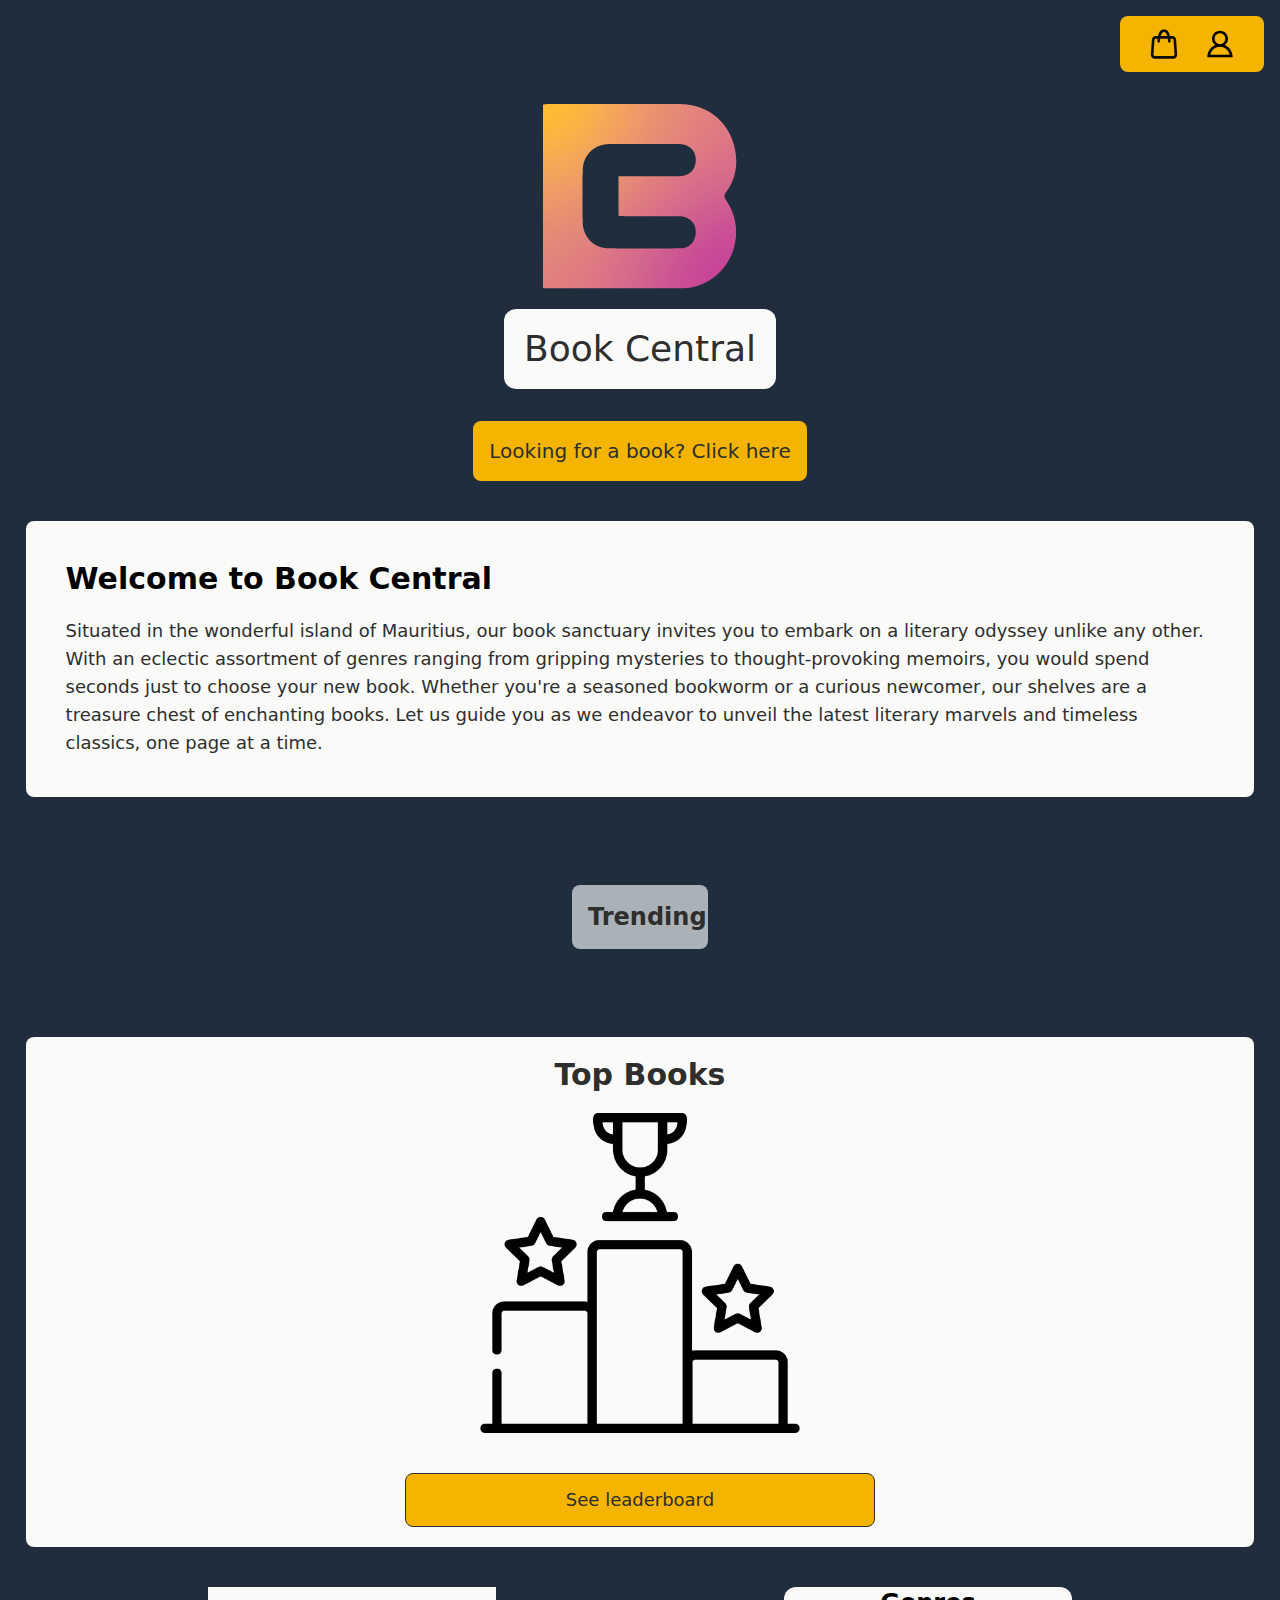
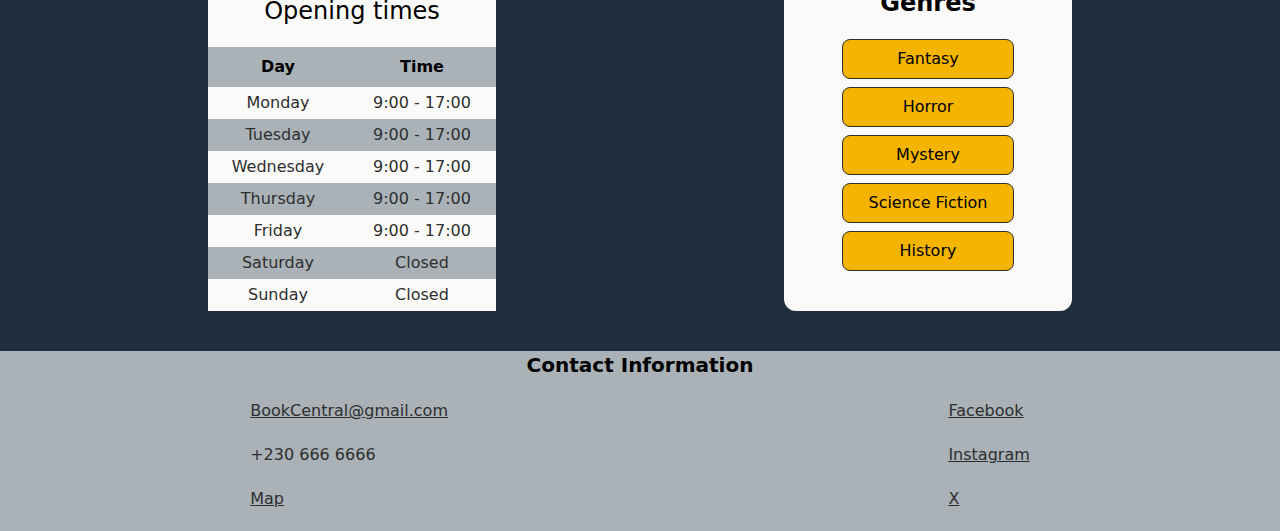
<file: project-4-book-central-remake/index.html>
<!DOCTYPE html>
<html lang="en">

<head>
    <meta charset="UTF-8">
    <meta name="viewport" content="width=device-width, initial-scale=1.0">
    <link rel="stylesheet" href="output.css">
    <title>Book Central</title>
</head>


<body class="bg-darkblue">
    <div class="w-full bg-darkblue flex justify-end items-center p-4">
        <div class="flex flex-row bg-yellowbrand w-[9rem] rounded-lg justify-center">
            <img src="logos/bag.svg" class="header-btn">
            <img src="logos/account.svg" class="header-btn">
        </div>
    </div>

    <div class="flex flex-col mt-4 items-center justify center">
        <img src="logos/logo.png" alt="Book Logo">
        <h1 class="mt-5 text-4xl text-darkgray rounded-xl bg-lightbg p-5">Book Central</h1>
        <button
            class="text-xl rounded-lg p-4 mt-8 text-darkgray bg-yellowbrand hover:cursor-pointer hover:bg-yellowhover">
            Looking for a book? Click here
        </button>
    </div>

    <div class="mt-10 bg-lightbg rounded-lg w-[96%] p-10 mx-auto">
        <h1 class="text-3xl font-bold">Welcome to Book Central</h1>
        <p class="mt-5 text-lg text-darkgray">
            Situated in the wonderful island of Mauritius, our book sanctuary invites you to embark on a literary
            odyssey unlike any other.
            With an eclectic assortment of genres ranging from gripping mysteries to thought-provoking memoirs, you
            would spend seconds
            just to choose your new book. Whether you're a seasoned bookworm or a curious newcomer, our shelves are a
            treasure chest of
            enchanting books. Let us guide you as we endeavor to unveil the latest literary marvels and timeless
            classics, one page at a time.
        </p>
    </div>

    <div class="py-2 mt-20">
        <h2 class="text-2xl rounded-lg bg-grayaccent text-darkgray p-4 font-bold w-[8.5rem] mx-auto">Trending</h2>
    </div>

    <div class="mt-20 w-[96%] bg-lightbg rounded-lg flex flex-col items-center mx-auto">
        <h2 class="text-3xl text-darkgray text-center font-bold mt-5">Top Books</h2>
        <img src="logos/leaderboard.png" alt="leaderboard" class="m-auto mt-5 mb-10 h-80">
        <button
            class="bg-yellowbrand text-darkgray text-lg mb-5 px-40 py-3 rounded-lg border border-darkgray hover:cursor-pointer hover:bg-yellowhover hover:border-yellowhover">
            See leaderboard
        </button>
    </div>

    <div class="flex flex-row mt-10 justify-around w-[90%] mx-auto">
        <div class="w-[25%] bg-lightbg">
            <h2 class="bg-lightbg text-center h-15 p-2 text-2xl">Opening times</h2>
            <table class="w-full rounded-md p-1">
                <tr class="bg-grayaccent h-10">
                    <th>Day</th>
                    <th>Time</th>
                </tr>
                <tr class="text-center bg-lightbg text-darkgray h-8">
                    <td>Monday</td>
                    <td>9:00 - 17:00</td>
                </tr>
                <tr class="text-center bg-grayaccent text-darkgray h-8">
                    <td>Tuesday</td>
                    <td>9:00 - 17:00</td>
                </tr>
                <tr class="text-center bg-lightbg text-darkgray h-8">
                    <td>Wednesday</td>
                    <td>9:00 - 17:00</td>
                </tr>
                <tr class="text-center bg-grayaccent text-darkgray h-8">
                    <td>Thursday</td>
                    <td>9:00 - 17:00</td>
                </tr>
                <tr class="text-center bg-lightbg text-darkgray h-8">
                    <td>Friday</td>
                    <td>9:00 - 17:00</td>
                </tr>
                <tr class="text-center bg-grayaccent text-darkgray h-8">
                    <td>Saturday</td>
                    <td>Closed</td>
                </tr>
                <tr class="text-center bg-lightbg text-darkgray h-8">
                    <td>Sunday</td>
                    <td>Closed</td>
                </tr>
            </table>
        </div>

        <div class="bg-lightbg w-[25%] rounded-xl">
            <h2 class="text-center text-2xl font-bold">Genres</h2>
            <div class="flex flex-col mt-5 gap-2 w-[60%] mx-auto">
                <button class="btn-category">Fantasy</button>
                <button class="btn-category">Horror</button>
                <button class="btn-category">Mystery</button>
                <button class="btn-category">Science Fiction</button>
                <button class="btn-category">History</button>
            </div>
        </div>
    </div>

    <footer class="mt-10  bg-grayaccent">
        <h2 class="text-center font-bold mb-5 text-xl">Contact Information</h2>
        <div class="flex flex-row justify-around">
            <div class="flex flex-col gap">
                <a href="#" class="text-darkgray underline mb-5">BookCentral@gmail.com</a>
                <a href="#" class="text-darkgray mb-5">+230 666 6666</a>
                <a href="#" class="text-darkgray underline mb-5">Map</a>
            </div>
            <div class="flex flex-col">
                <a href="#" class="text-darkgray underline mb-5">Facebook</a>
                <a href="#" class="text-darkgray underline mb-5">Instagram</a>
                <a href="#" class="text-darkgray underline mb-5">X</a>
            </div>
        </div>

    </footer>
</body>

</html>
</file>
<file: project-4-book-central-remake/output.css>
/*! tailwindcss v4.1.11 | MIT License | https://tailwindcss.com */
@layer properties;
@layer theme, base, components, utilities;
@layer theme {
  :root, :host {
    --font-sans: ui-sans-serif, system-ui, sans-serif, "Apple Color Emoji",
      "Segoe UI Emoji", "Segoe UI Symbol", "Noto Color Emoji";
    --font-mono: ui-monospace, SFMono-Regular, Menlo, Monaco, Consolas, "Liberation Mono",
      "Courier New", monospace;
    --color-red-100: oklch(93.6% 0.032 17.717);
    --color-orange-500: oklch(70.5% 0.213 47.604);
    --color-yellow-500: oklch(79.5% 0.184 86.047);
    --color-yellow-600: oklch(68.1% 0.162 75.834);
    --color-yellow-700: oklch(55.4% 0.135 66.442);
    --color-yellow-900: oklch(42.1% 0.095 57.708);
    --color-green-500: oklch(72.3% 0.219 149.579);
    --color-pink-100: oklch(94.8% 0.028 342.258);
    --color-pink-200: oklch(89.9% 0.061 343.231);
    --color-pink-300: oklch(82.3% 0.12 346.018);
    --color-gray-100: oklch(96.7% 0.003 264.542);
    --color-gray-300: oklch(87.2% 0.01 258.338);
    --color-gray-400: oklch(70.7% 0.022 261.325);
    --color-gray-600: oklch(44.6% 0.03 256.802);
    --color-gray-800: oklch(27.8% 0.033 256.848);
    --color-black: #000;
    --color-white: #fff;
    --spacing: 0.25rem;
    --text-xs: 0.75rem;
    --text-xs--line-height: calc(1 / 0.75);
    --text-sm: 0.875rem;
    --text-sm--line-height: calc(1.25 / 0.875);
    --text-lg: 1.125rem;
    --text-lg--line-height: calc(1.75 / 1.125);
    --text-xl: 1.25rem;
    --text-xl--line-height: calc(1.75 / 1.25);
    --text-2xl: 1.5rem;
    --text-2xl--line-height: calc(2 / 1.5);
    --text-3xl: 1.875rem;
    --text-3xl--line-height: calc(2.25 / 1.875);
    --text-4xl: 2.25rem;
    --text-4xl--line-height: calc(2.5 / 2.25);
    --text-5xl: 3rem;
    --text-5xl--line-height: 1;
    --font-weight-thin: 100;
    --font-weight-light: 300;
    --font-weight-normal: 400;
    --font-weight-bold: 700;
    --font-weight-extrabold: 800;
    --font-weight-black: 900;
    --radius-md: 0.375rem;
    --radius-lg: 0.5rem;
    --radius-xl: 0.75rem;
    --default-font-family: var(--font-sans);
    --default-mono-font-family: var(--font-mono);
    --color-darkblue: #1f2d3d;
    --color-yellowbrand: #f4b400;
    --color-yellowhover: #e0a800;
    --color-darkgray: #2e2e2e;
    --color-lightbg: #fafaf8;
    --color-grayaccent: #aab2b7;
  }
}
@layer base {
  *, ::after, ::before, ::backdrop, ::file-selector-button {
    box-sizing: border-box;
    margin: 0;
    padding: 0;
    border: 0 solid;
  }
  html, :host {
    line-height: 1.5;
    -webkit-text-size-adjust: 100%;
    tab-size: 4;
    font-family: var(--default-font-family, ui-sans-serif, system-ui, sans-serif, "Apple Color Emoji", "Segoe UI Emoji", "Segoe UI Symbol", "Noto Color Emoji");
    font-feature-settings: var(--default-font-feature-settings, normal);
    font-variation-settings: var(--default-font-variation-settings, normal);
    -webkit-tap-highlight-color: transparent;
  }
  hr {
    height: 0;
    color: inherit;
    border-top-width: 1px;
  }
  abbr:where([title]) {
    -webkit-text-decoration: underline dotted;
    text-decoration: underline dotted;
  }
  h1, h2, h3, h4, h5, h6 {
    font-size: inherit;
    font-weight: inherit;
  }
  a {
    color: inherit;
    -webkit-text-decoration: inherit;
    text-decoration: inherit;
  }
  b, strong {
    font-weight: bolder;
  }
  code, kbd, samp, pre {
    font-family: var(--default-mono-font-family, ui-monospace, SFMono-Regular, Menlo, Monaco, Consolas, "Liberation Mono", "Courier New", monospace);
    font-feature-settings: var(--default-mono-font-feature-settings, normal);
    font-variation-settings: var(--default-mono-font-variation-settings, normal);
    font-size: 1em;
  }
  small {
    font-size: 80%;
  }
  sub, sup {
    font-size: 75%;
    line-height: 0;
    position: relative;
    vertical-align: baseline;
  }
  sub {
    bottom: -0.25em;
  }
  sup {
    top: -0.5em;
  }
  table {
    text-indent: 0;
    border-color: inherit;
    border-collapse: collapse;
  }
  :-moz-focusring {
    outline: auto;
  }
  progress {
    vertical-align: baseline;
  }
  summary {
    display: list-item;
  }
  ol, ul, menu {
    list-style: none;
  }
  img, svg, video, canvas, audio, iframe, embed, object {
    display: block;
    vertical-align: middle;
  }
  img, video {
    max-width: 100%;
    height: auto;
  }
  button, input, select, optgroup, textarea, ::file-selector-button {
    font: inherit;
    font-feature-settings: inherit;
    font-variation-settings: inherit;
    letter-spacing: inherit;
    color: inherit;
    border-radius: 0;
    background-color: transparent;
    opacity: 1;
  }
  :where(select:is([multiple], [size])) optgroup {
    font-weight: bolder;
  }
  :where(select:is([multiple], [size])) optgroup option {
    padding-inline-start: 20px;
  }
  ::file-selector-button {
    margin-inline-end: 4px;
  }
  ::placeholder {
    opacity: 1;
  }
  @supports (not (-webkit-appearance: -apple-pay-button))  or (contain-intrinsic-size: 1px) {
    ::placeholder {
      color: currentcolor;
      @supports (color: color-mix(in lab, red, red)) {
        color: color-mix(in oklab, currentcolor 50%, transparent);
      }
    }
  }
  textarea {
    resize: vertical;
  }
  ::-webkit-search-decoration {
    -webkit-appearance: none;
  }
  ::-webkit-date-and-time-value {
    min-height: 1lh;
    text-align: inherit;
  }
  ::-webkit-datetime-edit {
    display: inline-flex;
  }
  ::-webkit-datetime-edit-fields-wrapper {
    padding: 0;
  }
  ::-webkit-datetime-edit, ::-webkit-datetime-edit-year-field, ::-webkit-datetime-edit-month-field, ::-webkit-datetime-edit-day-field, ::-webkit-datetime-edit-hour-field, ::-webkit-datetime-edit-minute-field, ::-webkit-datetime-edit-second-field, ::-webkit-datetime-edit-millisecond-field, ::-webkit-datetime-edit-meridiem-field {
    padding-block: 0;
  }
  :-moz-ui-invalid {
    box-shadow: none;
  }
  button, input:where([type="button"], [type="reset"], [type="submit"]), ::file-selector-button {
    appearance: button;
  }
  ::-webkit-inner-spin-button, ::-webkit-outer-spin-button {
    height: auto;
  }
  [hidden]:where(:not([hidden="until-found"])) {
    display: none !important;
  }
}
@layer utilities {
  .absolute {
    position: absolute;
  }
  .fixed {
    position: fixed;
  }
  .relative {
    position: relative;
  }
  .top-10 {
    top: calc(var(--spacing) * 10);
  }
  .top-\[20x\] {
    top: 20x;
  }
  .right-0 {
    right: calc(var(--spacing) * 0);
  }
  .right-\[10px\] {
    right: 10px;
  }
  .bottom-\[80px\] {
    bottom: 80px;
  }
  .left-0 {
    left: calc(var(--spacing) * 0);
  }
  .left-20 {
    left: calc(var(--spacing) * 20);
  }
  .m-0 {
    margin: calc(var(--spacing) * 0);
  }
  .m-8 {
    margin: calc(var(--spacing) * 8);
  }
  .m-10 {
    margin: calc(var(--spacing) * 10);
  }
  .m-20 {
    margin: calc(var(--spacing) * 20);
  }
  .m-auto {
    margin: auto;
  }
  .mx-auto {
    margin-inline: auto;
  }
  .mt-2 {
    margin-top: calc(var(--spacing) * 2);
  }
  .mt-3 {
    margin-top: calc(var(--spacing) * 3);
  }
  .mt-4 {
    margin-top: calc(var(--spacing) * 4);
  }
  .mt-5 {
    margin-top: calc(var(--spacing) * 5);
  }
  .mt-6 {
    margin-top: calc(var(--spacing) * 6);
  }
  .mt-8 {
    margin-top: calc(var(--spacing) * 8);
  }
  .mt-10 {
    margin-top: calc(var(--spacing) * 10);
  }
  .mt-16 {
    margin-top: calc(var(--spacing) * 16);
  }
  .mt-20 {
    margin-top: calc(var(--spacing) * 20);
  }
  .mt-28 {
    margin-top: calc(var(--spacing) * 28);
  }
  .mt-32 {
    margin-top: calc(var(--spacing) * 32);
  }
  .mt-40 {
    margin-top: calc(var(--spacing) * 40);
  }
  .mt-\[10rem\] {
    margin-top: 10rem;
  }
  .mr-2 {
    margin-right: calc(var(--spacing) * 2);
  }
  .mr-5 {
    margin-right: calc(var(--spacing) * 5);
  }
  .mr-10 {
    margin-right: calc(var(--spacing) * 10);
  }
  .mr-20 {
    margin-right: calc(var(--spacing) * 20);
  }
  .mb-1 {
    margin-bottom: calc(var(--spacing) * 1);
  }
  .mb-2 {
    margin-bottom: calc(var(--spacing) * 2);
  }
  .mb-4 {
    margin-bottom: calc(var(--spacing) * 4);
  }
  .mb-5 {
    margin-bottom: calc(var(--spacing) * 5);
  }
  .mb-6 {
    margin-bottom: calc(var(--spacing) * 6);
  }
  .mb-8 {
    margin-bottom: calc(var(--spacing) * 8);
  }
  .mb-9 {
    margin-bottom: calc(var(--spacing) * 9);
  }
  .mb-10 {
    margin-bottom: calc(var(--spacing) * 10);
  }
  .ml-2 {
    margin-left: calc(var(--spacing) * 2);
  }
  .ml-6 {
    margin-left: calc(var(--spacing) * 6);
  }
  .ml-10 {
    margin-left: calc(var(--spacing) * 10);
  }
  .ml-80 {
    margin-left: calc(var(--spacing) * 80);
  }
  .ml-\[5rem\] {
    margin-left: 5rem;
  }
  .block {
    display: block;
  }
  .flex {
    display: flex;
  }
  .grid {
    display: grid;
  }
  .hidden {
    display: none;
  }
  .inline {
    display: inline;
  }
  .inline-block {
    display: inline-block;
  }
  .h-0\.5 {
    height: calc(var(--spacing) * 0.5);
  }
  .h-6 {
    height: calc(var(--spacing) * 6);
  }
  .h-8 {
    height: calc(var(--spacing) * 8);
  }
  .h-10 {
    height: calc(var(--spacing) * 10);
  }
  .h-14 {
    height: calc(var(--spacing) * 14);
  }
  .h-15 {
    height: calc(var(--spacing) * 15);
  }
  .h-80 {
    height: calc(var(--spacing) * 80);
  }
  .h-\[60px\] {
    height: 60px;
  }
  .h-\[100px\] {
    height: 100px;
  }
  .h-\[150px\] {
    height: 150px;
  }
  .h-\[400px\] {
    height: 400px;
  }
  .h-\[500px\] {
    height: 500px;
  }
  .h-screen {
    height: 100vh;
  }
  .w-6 {
    width: calc(var(--spacing) * 6);
  }
  .w-10 {
    width: calc(var(--spacing) * 10);
  }
  .w-60 {
    width: calc(var(--spacing) * 60);
  }
  .w-64 {
    width: calc(var(--spacing) * 64);
  }
  .w-96 {
    width: calc(var(--spacing) * 96);
  }
  .w-\[5rem\] {
    width: 5rem;
  }
  .w-\[8\.5rem\] {
    width: 8.5rem;
  }
  .w-\[9rem\] {
    width: 9rem;
  }
  .w-\[14rem\] {
    width: 14rem;
  }
  .w-\[25\%\] {
    width: 25%;
  }
  .w-\[30\%\] {
    width: 30%;
  }
  .w-\[31\%\] {
    width: 31%;
  }
  .w-\[60\%\] {
    width: 60%;
  }
  .w-\[67\%\] {
    width: 67%;
  }
  .w-\[70\%\] {
    width: 70%;
  }
  .w-\[90\%\] {
    width: 90%;
  }
  .w-\[96\%\] {
    width: 96%;
  }
  .w-\[100px\] {
    width: 100px;
  }
  .w-\[129px\] {
    width: 129px;
  }
  .w-\[300px\] {
    width: 300px;
  }
  .w-\[340px\] {
    width: 340px;
  }
  .w-\[500px\] {
    width: 500px;
  }
  .w-full {
    width: 100%;
  }
  .max-w-\[320px\] {
    max-width: 320px;
  }
  .grid-cols-3 {
    grid-template-columns: repeat(3, minmax(0, 1fr));
  }
  .flex-col {
    flex-direction: column;
  }
  .flex-row {
    flex-direction: row;
  }
  .flex-wrap {
    flex-wrap: wrap;
  }
  .items-center {
    align-items: center;
  }
  .items-start {
    align-items: flex-start;
  }
  .justify-around {
    justify-content: space-around;
  }
  .justify-between {
    justify-content: space-between;
  }
  .justify-center {
    justify-content: center;
  }
  .justify-end {
    justify-content: flex-end;
  }
  .justify-items-center {
    justify-items: center;
  }
  .gap-2 {
    gap: calc(var(--spacing) * 2);
  }
  .rounded {
    border-radius: 0.25rem;
  }
  .rounded-full {
    border-radius: calc(infinity * 1px);
  }
  .rounded-lg {
    border-radius: var(--radius-lg);
  }
  .rounded-md {
    border-radius: var(--radius-md);
  }
  .rounded-xl {
    border-radius: var(--radius-xl);
  }
  .rounded-t-\[40rem\] {
    border-top-left-radius: 40rem;
    border-top-right-radius: 40rem;
  }
  .border {
    border-style: var(--tw-border-style);
    border-width: 1px;
  }
  .border-2 {
    border-style: var(--tw-border-style);
    border-width: 2px;
  }
  .border-b-2 {
    border-bottom-style: var(--tw-border-style);
    border-bottom-width: 2px;
  }
  .border-\[\#1BC8D3\] {
    border-color: #1BC8D3;
  }
  .border-\[\#AF1763\] {
    border-color: #AF1763;
  }
  .border-\[\#AF7452\] {
    border-color: #AF7452;
  }
  .border-black {
    border-color: var(--color-black);
  }
  .border-darkgray {
    border-color: var(--color-darkgray);
  }
  .border-gray-300 {
    border-color: var(--color-gray-300);
  }
  .border-gray-400 {
    border-color: var(--color-gray-400);
  }
  .border-red-100 {
    border-color: var(--color-red-100);
  }
  .border-white {
    border-color: var(--color-white);
  }
  .bg-\[\#0000aa\] {
    background-color: #0000aa;
  }
  .bg-\[\#1BC8D3\] {
    background-color: #1BC8D3;
  }
  .bg-\[\#191C24\] {
    background-color: #191C24;
  }
  .bg-\[\#292A2B\] {
    background-color: #292A2B;
  }
  .bg-\[\#198754\] {
    background-color: #198754;
  }
  .bg-\[\#666666\] {
    background-color: #666666;
  }
  .bg-\[\#AB2E3C\] {
    background-color: #AB2E3C;
  }
  .bg-\[\#FBF7EE\] {
    background-color: #FBF7EE;
  }
  .bg-black {
    background-color: var(--color-black);
  }
  .bg-darkblue {
    background-color: var(--color-darkblue);
  }
  .bg-gray-100 {
    background-color: var(--color-gray-100);
  }
  .bg-grayaccent {
    background-color: var(--color-grayaccent);
  }
  .bg-lightbg {
    background-color: var(--color-lightbg);
  }
  .bg-pink-100 {
    background-color: var(--color-pink-100);
  }
  .bg-pink-200 {
    background-color: var(--color-pink-200);
  }
  .bg-white {
    background-color: var(--color-white);
  }
  .bg-yellow-500 {
    background-color: var(--color-yellow-500);
  }
  .bg-yellow-600 {
    background-color: var(--color-yellow-600);
  }
  .bg-yellowbrand {
    background-color: var(--color-yellowbrand);
  }
  .p-1 {
    padding: calc(var(--spacing) * 1);
  }
  .p-2 {
    padding: calc(var(--spacing) * 2);
  }
  .p-4 {
    padding: calc(var(--spacing) * 4);
  }
  .p-5 {
    padding: calc(var(--spacing) * 5);
  }
  .p-10 {
    padding: calc(var(--spacing) * 10);
  }
  .px-2 {
    padding-inline: calc(var(--spacing) * 2);
  }
  .px-3 {
    padding-inline: calc(var(--spacing) * 3);
  }
  .px-4 {
    padding-inline: calc(var(--spacing) * 4);
  }
  .px-5 {
    padding-inline: calc(var(--spacing) * 5);
  }
  .px-8 {
    padding-inline: calc(var(--spacing) * 8);
  }
  .px-10 {
    padding-inline: calc(var(--spacing) * 10);
  }
  .px-40 {
    padding-inline: calc(var(--spacing) * 40);
  }
  .py-1 {
    padding-block: calc(var(--spacing) * 1);
  }
  .py-2 {
    padding-block: calc(var(--spacing) * 2);
  }
  .py-3 {
    padding-block: calc(var(--spacing) * 3);
  }
  .py-10 {
    padding-block: calc(var(--spacing) * 10);
  }
  .pt-2 {
    padding-top: calc(var(--spacing) * 2);
  }
  .pt-20 {
    padding-top: calc(var(--spacing) * 20);
  }
  .pr-3 {
    padding-right: calc(var(--spacing) * 3);
  }
  .pr-5 {
    padding-right: calc(var(--spacing) * 5);
  }
  .pr-10 {
    padding-right: calc(var(--spacing) * 10);
  }
  .pb-2 {
    padding-bottom: calc(var(--spacing) * 2);
  }
  .pl-3 {
    padding-left: calc(var(--spacing) * 3);
  }
  .pl-5 {
    padding-left: calc(var(--spacing) * 5);
  }
  .pl-10 {
    padding-left: calc(var(--spacing) * 10);
  }
  .text-center {
    text-align: center;
  }
  .text-justify {
    text-align: justify;
  }
  .text-right {
    text-align: right;
  }
  .align-middle {
    vertical-align: middle;
  }
  .text-2xl {
    font-size: var(--text-2xl);
    line-height: var(--tw-leading, var(--text-2xl--line-height));
  }
  .text-3xl {
    font-size: var(--text-3xl);
    line-height: var(--tw-leading, var(--text-3xl--line-height));
  }
  .text-4xl {
    font-size: var(--text-4xl);
    line-height: var(--tw-leading, var(--text-4xl--line-height));
  }
  .text-5xl {
    font-size: var(--text-5xl);
    line-height: var(--tw-leading, var(--text-5xl--line-height));
  }
  .text-lg {
    font-size: var(--text-lg);
    line-height: var(--tw-leading, var(--text-lg--line-height));
  }
  .text-sm {
    font-size: var(--text-sm);
    line-height: var(--tw-leading, var(--text-sm--line-height));
  }
  .text-xl {
    font-size: var(--text-xl);
    line-height: var(--tw-leading, var(--text-xl--line-height));
  }
  .text-xs {
    font-size: var(--text-xs);
    line-height: var(--tw-leading, var(--text-xs--line-height));
  }
  .text-\[16px\] {
    font-size: 16px;
  }
  .font-black {
    --tw-font-weight: var(--font-weight-black);
    font-weight: var(--font-weight-black);
  }
  .font-bold {
    --tw-font-weight: var(--font-weight-bold);
    font-weight: var(--font-weight-bold);
  }
  .font-extrabold {
    --tw-font-weight: var(--font-weight-extrabold);
    font-weight: var(--font-weight-extrabold);
  }
  .font-light {
    --tw-font-weight: var(--font-weight-light);
    font-weight: var(--font-weight-light);
  }
  .font-normal {
    --tw-font-weight: var(--font-weight-normal);
    font-weight: var(--font-weight-normal);
  }
  .font-thin {
    --tw-font-weight: var(--font-weight-thin);
    font-weight: var(--font-weight-thin);
  }
  .text-\[\#1BC8D3\] {
    color: #1BC8D3;
  }
  .text-\[\#198754\] {
    color: #198754;
  }
  .text-\[\#AB2E3C\] {
    color: #AB2E3C;
  }
  .text-\[\#AF1763\] {
    color: #AF1763;
  }
  .text-\[\#AF7452\] {
    color: #AF7452;
  }
  .text-darkgray {
    color: var(--color-darkgray);
  }
  .text-gray-400 {
    color: var(--color-gray-400);
  }
  .text-gray-600 {
    color: var(--color-gray-600);
  }
  .text-gray-800 {
    color: var(--color-gray-800);
  }
  .text-white {
    color: var(--color-white);
  }
  .text-yellow-600 {
    color: var(--color-yellow-600);
  }
  .text-yellow-700 {
    color: var(--color-yellow-700);
  }
  .uppercase {
    text-transform: uppercase;
  }
  .underline {
    text-decoration-line: underline;
  }
  .shadow-md {
    --tw-shadow: 0 4px 6px -1px var(--tw-shadow-color, rgb(0 0 0 / 0.1)), 0 2px 4px -2px var(--tw-shadow-color, rgb(0 0 0 / 0.1));
    box-shadow: var(--tw-inset-shadow), var(--tw-inset-ring-shadow), var(--tw-ring-offset-shadow), var(--tw-ring-shadow), var(--tw-shadow);
  }
  .shadow-sm {
    --tw-shadow: 0 1px 3px 0 var(--tw-shadow-color, rgb(0 0 0 / 0.1)), 0 1px 2px -1px var(--tw-shadow-color, rgb(0 0 0 / 0.1));
    box-shadow: var(--tw-inset-shadow), var(--tw-inset-ring-shadow), var(--tw-ring-offset-shadow), var(--tw-ring-shadow), var(--tw-shadow);
  }
  .shadow-black {
    --tw-shadow-color: #000;
    @supports (color: color-mix(in lab, red, red)) {
      --tw-shadow-color: color-mix(in oklab, var(--color-black) var(--tw-shadow-alpha), transparent);
    }
  }
  .shadow-white {
    --tw-shadow-color: #fff;
    @supports (color: color-mix(in lab, red, red)) {
      --tw-shadow-color: color-mix(in oklab, var(--color-white) var(--tw-shadow-alpha), transparent);
    }
  }
  .duration-500 {
    --tw-duration: 500ms;
    transition-duration: 500ms;
  }
  .odd\:bg-\[\#191C24\] {
    &:nth-child(odd) {
      background-color: #191C24;
    }
  }
  .hover\:cursor-pointer {
    &:hover {
      @media (hover: hover) {
        cursor: pointer;
      }
    }
  }
  .hover\:border-b-2 {
    &:hover {
      @media (hover: hover) {
        border-bottom-style: var(--tw-border-style);
        border-bottom-width: 2px;
      }
    }
  }
  .hover\:border-\[\#1BC8D3\] {
    &:hover {
      @media (hover: hover) {
        border-color: #1BC8D3;
      }
    }
  }
  .hover\:border-yellowhover {
    &:hover {
      @media (hover: hover) {
        border-color: var(--color-yellowhover);
      }
    }
  }
  .hover\:bg-black {
    &:hover {
      @media (hover: hover) {
        background-color: var(--color-black);
      }
    }
  }
  .hover\:bg-pink-300 {
    &:hover {
      @media (hover: hover) {
        background-color: var(--color-pink-300);
      }
    }
  }
  .hover\:bg-yellowhover {
    &:hover {
      @media (hover: hover) {
        background-color: var(--color-yellowhover);
      }
    }
  }
  .hover\:pb-2 {
    &:hover {
      @media (hover: hover) {
        padding-bottom: calc(var(--spacing) * 2);
      }
    }
  }
  .hover\:text-\[\#1BC8D3\] {
    &:hover {
      @media (hover: hover) {
        color: #1BC8D3;
      }
    }
  }
  .hover\:text-gray-300 {
    &:hover {
      @media (hover: hover) {
        color: var(--color-gray-300);
      }
    }
  }
  .hover\:text-yellow-500 {
    &:hover {
      @media (hover: hover) {
        color: var(--color-yellow-500);
      }
    }
  }
  .focus\:border-white {
    &:focus {
      border-color: var(--color-white);
    }
  }
  .focus\:ring {
    &:focus {
      --tw-ring-shadow: var(--tw-ring-inset,) 0 0 0 calc(1px + var(--tw-ring-offset-width)) var(--tw-ring-color, currentcolor);
      box-shadow: var(--tw-inset-shadow), var(--tw-inset-ring-shadow), var(--tw-ring-offset-shadow), var(--tw-ring-shadow), var(--tw-shadow);
    }
  }
  .focus\:ring-pink-300 {
    &:focus {
      --tw-ring-color: var(--color-pink-300);
    }
  }
  .focus\:outline-none {
    &:focus {
      --tw-outline-style: none;
      outline-style: none;
    }
  }
  .sm\:mt-\[6rem\] {
    @media (width >= 40rem) {
      margin-top: 6rem;
    }
  }
  .sm\:ml-60 {
    @media (width >= 40rem) {
      margin-left: calc(var(--spacing) * 60);
    }
  }
  .sm\:inline-block {
    @media (width >= 40rem) {
      display: inline-block;
    }
  }
  .sm\:h-\[200px\] {
    @media (width >= 40rem) {
      height: 200px;
    }
  }
  .sm\:h-auto {
    @media (width >= 40rem) {
      height: auto;
    }
  }
  .sm\:w-40 {
    @media (width >= 40rem) {
      width: calc(var(--spacing) * 40);
    }
  }
  .sm\:w-\[20rem\] {
    @media (width >= 40rem) {
      width: 20rem;
    }
  }
  .sm\:w-\[200px\] {
    @media (width >= 40rem) {
      width: 200px;
    }
  }
  .sm\:w-auto {
    @media (width >= 40rem) {
      width: auto;
    }
  }
  .sm\:flex-col {
    @media (width >= 40rem) {
      flex-direction: column;
    }
  }
  .sm\:flex-wrap {
    @media (width >= 40rem) {
      flex-wrap: wrap;
    }
  }
  .sm\:bg-green-500 {
    @media (width >= 40rem) {
      background-color: var(--color-green-500);
    }
  }
  .sm\:text-center {
    @media (width >= 40rem) {
      text-align: center;
    }
  }
  .sm\:text-xl {
    @media (width >= 40rem) {
      font-size: var(--text-xl);
      line-height: var(--tw-leading, var(--text-xl--line-height));
    }
  }
  .md\:mt-0 {
    @media (width >= 48rem) {
      margin-top: calc(var(--spacing) * 0);
    }
  }
  .md\:ml-80 {
    @media (width >= 48rem) {
      margin-left: calc(var(--spacing) * 80);
    }
  }
  .md\:h-\[40rem\] {
    @media (width >= 48rem) {
      height: 40rem;
    }
  }
  .md\:w-60 {
    @media (width >= 48rem) {
      width: calc(var(--spacing) * 60);
    }
  }
  .md\:w-80 {
    @media (width >= 48rem) {
      width: calc(var(--spacing) * 80);
    }
  }
  .md\:w-\[30rem\] {
    @media (width >= 48rem) {
      width: 30rem;
    }
  }
  .md\:grid-cols-4 {
    @media (width >= 48rem) {
      grid-template-columns: repeat(4, minmax(0, 1fr));
    }
  }
  .md\:flex-col {
    @media (width >= 48rem) {
      flex-direction: column;
    }
  }
  .md\:flex-row {
    @media (width >= 48rem) {
      flex-direction: row;
    }
  }
  .md\:flex-nowrap {
    @media (width >= 48rem) {
      flex-wrap: nowrap;
    }
  }
  .md\:text-left {
    @media (width >= 48rem) {
      text-align: left;
    }
  }
  .md\:text-3xl {
    @media (width >= 48rem) {
      font-size: var(--text-3xl);
      line-height: var(--tw-leading, var(--text-3xl--line-height));
    }
  }
  .lg\:w-\[40rem\] {
    @media (width >= 64rem) {
      width: 40rem;
    }
  }
  .lg\:flex-row {
    @media (width >= 64rem) {
      flex-direction: row;
    }
  }
  .lg\:bg-orange-500 {
    @media (width >= 64rem) {
      background-color: var(--color-orange-500);
    }
  }
  .dark\:bg-black {
    @media (prefers-color-scheme: dark) {
      background-color: var(--color-black);
    }
  }
  .dark\:bg-yellow-900 {
    @media (prefers-color-scheme: dark) {
      background-color: var(--color-yellow-900);
    }
  }
  .dark\:text-white {
    @media (prefers-color-scheme: dark) {
      color: var(--color-white);
    }
  }
}
@layer components {
  .btn-category {
    height: calc(var(--spacing) * 10);
    border-radius: var(--radius-lg);
    border-style: var(--tw-border-style);
    border-width: 1px;
    border-color: var(--color-darkgray);
    background-color: var(--color-yellowbrand);
    &:hover {
      @media (hover: hover) {
        cursor: pointer;
      }
    }
    &:hover {
      @media (hover: hover) {
        border-color: var(--color-yellowhover);
      }
    }
    &:hover {
      @media (hover: hover) {
        background-color: var(--color-yellowhover);
      }
    }
  }
}
@layer components {
  .header-btn {
    height: calc(var(--spacing) * 14);
    width: calc(var(--spacing) * 14);
    padding: calc(var(--spacing) * 3);
    &:hover {
      @media (hover: hover) {
        cursor: pointer;
      }
    }
    &:hover {
      @media (hover: hover) {
        border-bottom-style: var(--tw-border-style);
        border-bottom-width: 2px;
      }
    }
  }
}
@property --tw-border-style {
  syntax: "*";
  inherits: false;
  initial-value: solid;
}
@property --tw-font-weight {
  syntax: "*";
  inherits: false;
}
@property --tw-shadow {
  syntax: "*";
  inherits: false;
  initial-value: 0 0 #0000;
}
@property --tw-shadow-color {
  syntax: "*";
  inherits: false;
}
@property --tw-shadow-alpha {
  syntax: "<percentage>";
  inherits: false;
  initial-value: 100%;
}
@property --tw-inset-shadow {
  syntax: "*";
  inherits: false;
  initial-value: 0 0 #0000;
}
@property --tw-inset-shadow-color {
  syntax: "*";
  inherits: false;
}
@property --tw-inset-shadow-alpha {
  syntax: "<percentage>";
  inherits: false;
  initial-value: 100%;
}
@property --tw-ring-color {
  syntax: "*";
  inherits: false;
}
@property --tw-ring-shadow {
  syntax: "*";
  inherits: false;
  initial-value: 0 0 #0000;
}
@property --tw-inset-ring-color {
  syntax: "*";
  inherits: false;
}
@property --tw-inset-ring-shadow {
  syntax: "*";
  inherits: false;
  initial-value: 0 0 #0000;
}
@property --tw-ring-inset {
  syntax: "*";
  inherits: false;
}
@property --tw-ring-offset-width {
  syntax: "<length>";
  inherits: false;
  initial-value: 0px;
}
@property --tw-ring-offset-color {
  syntax: "*";
  inherits: false;
  initial-value: #fff;
}
@property --tw-ring-offset-shadow {
  syntax: "*";
  inherits: false;
  initial-value: 0 0 #0000;
}
@property --tw-duration {
  syntax: "*";
  inherits: false;
}
@layer properties {
  @supports ((-webkit-hyphens: none) and (not (margin-trim: inline))) or ((-moz-orient: inline) and (not (color:rgb(from red r g b)))) {
    *, ::before, ::after, ::backdrop {
      --tw-border-style: solid;
      --tw-font-weight: initial;
      --tw-shadow: 0 0 #0000;
      --tw-shadow-color: initial;
      --tw-shadow-alpha: 100%;
      --tw-inset-shadow: 0 0 #0000;
      --tw-inset-shadow-color: initial;
      --tw-inset-shadow-alpha: 100%;
      --tw-ring-color: initial;
      --tw-ring-shadow: 0 0 #0000;
      --tw-inset-ring-color: initial;
      --tw-inset-ring-shadow: 0 0 #0000;
      --tw-ring-inset: initial;
      --tw-ring-offset-width: 0px;
      --tw-ring-offset-color: #fff;
      --tw-ring-offset-shadow: 0 0 #0000;
      --tw-duration: initial;
    }
  }
}
</file>
